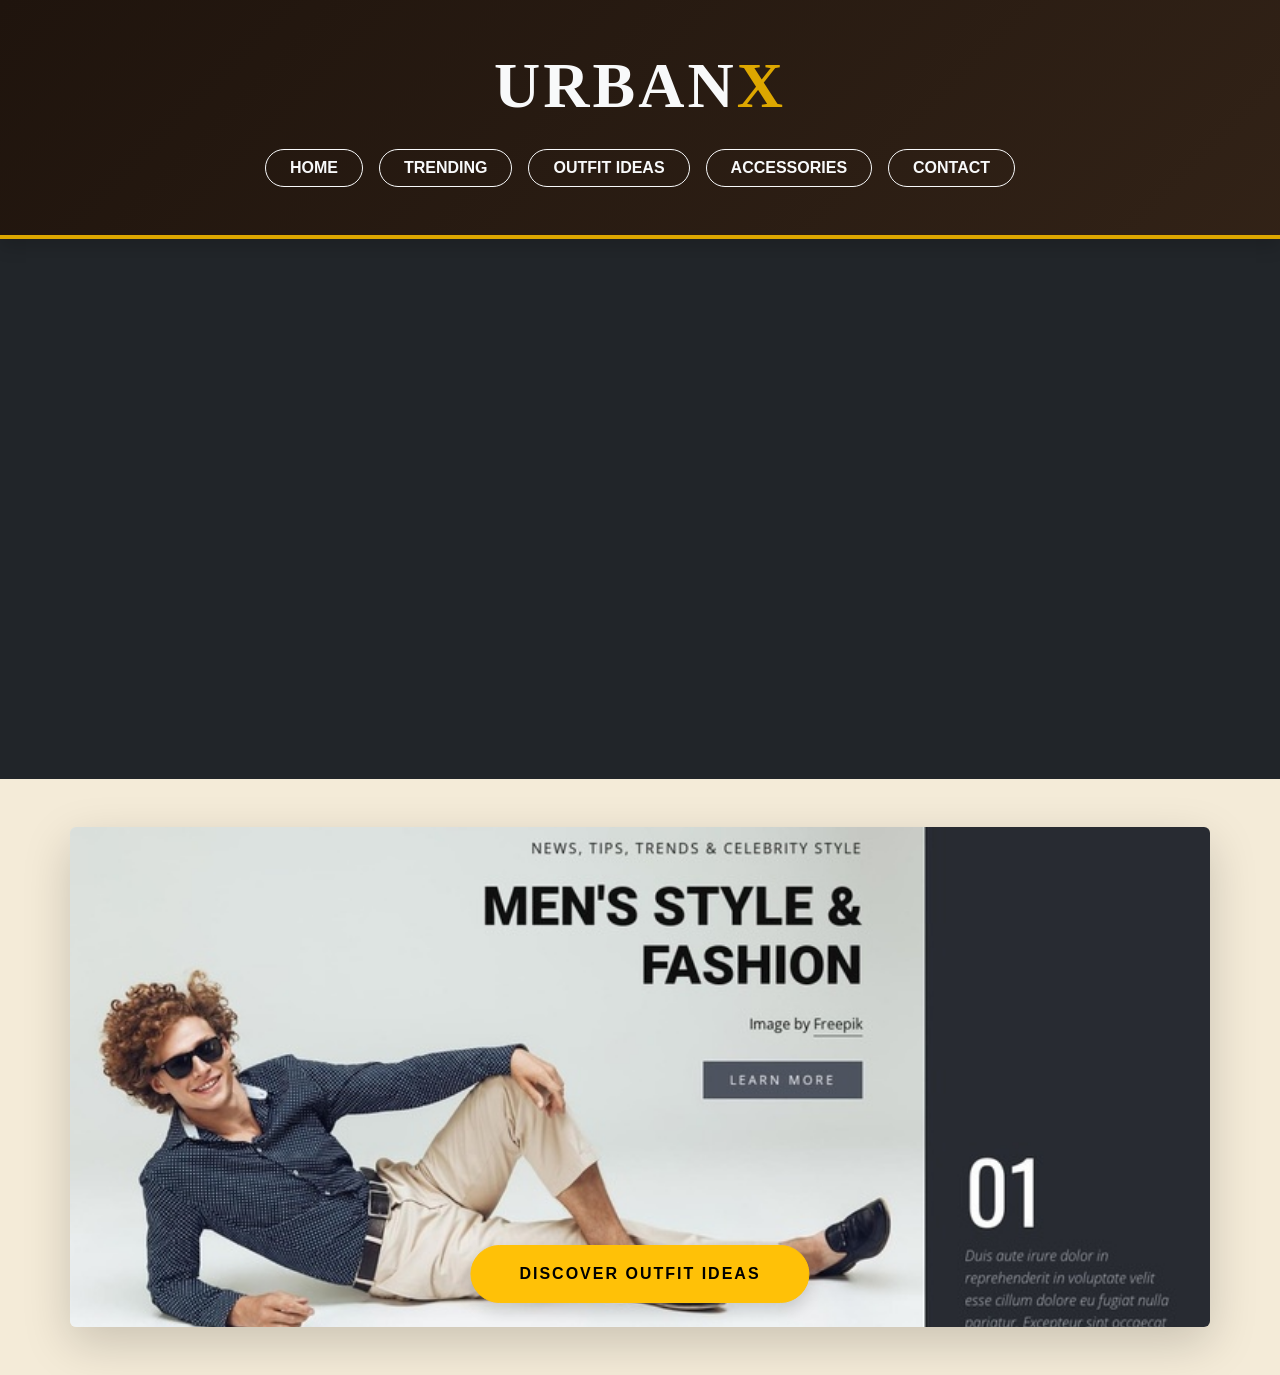
<file: index.html>
<!DOCTYPE html>
<html lang="en">
<head>
    <meta charset="UTF-8">
    <meta name="viewport" content="width=device-width, initial-scale=1.0">   
    <title>UrbanX Fashion Trends</title>   
    
     
    
    <!-- Bootstrap 5 CSS -->
    <link href="https://cdn.jsdelivr.net/npm/bootstrap@5.3.3/dist/css/bootstrap.min.css" rel="stylesheet">

    <style>
        body {
            background-color: #F4EBD8;
            font-family: 'Helvetica Neue', Arial, sans-serif;
            overflow-x: hidden;
        }

        h1, h2, h3, h4 {
            font-family: 'Didot', 'Bodoni MT', 'Times New Roman', serif;
        }

        /* Custom Header Animations */
        .animated-bg {
            background: linear-gradient(-45deg, #2C1E16, #4A3525, #38271A, #1F140D);
            background-size: 400% 400%;
            animation: silkMove 5s ease infinite;
            border-bottom: 4px solid #DDA700;
        }

        @keyframes silkMove {
            0% { background-position: 0% 50%; }
            50% { background-position: 100% 50%; }
            100% { background-position: 0% 50%; }
        }

        .brand-x {
            color: #DDA700; 
            display: inline-block;
            animation: pulseGlow 3s infinite alternate; 
        }

        @keyframes pulseGlow {
            0% { text-shadow: 0 0 10px rgba(221, 167, 0, 0.4); transform: scale(1); }
            100% { text-shadow: 0 0 18px rgba(221, 167, 0, 0.8), 0 0 25px rgba(221, 167, 0, 0.5); transform: scale(2); }
        }
    </style>
</head>
<body>

    <!-- HEADER -->
    <header class="py-5 position-relative shadow animated-bg text-center">
        <h1 class="display-3 fw-bold text-uppercase mb-2 text-light" style="letter-spacing: 3px;">
            Urban<span class="brand-x">X</span>
        </h1>
        
       

        <!-- Navigation -->
        <nav class="d-flex justify-content-center flex-wrap gap-3 mt-4">
            <a href="index.html" class="btn btn-outline-light rounded-pill px-4 fw-bold text-uppercase">Home</a>
            <a href="trending.html" class="btn btn-outline-light rounded-pill px-4 fw-bold text-uppercase">Trending</a>
            <a href="outfit1.html" class="btn btn-outline-light rounded-pill px-4 fw-bold text-uppercase">Outfit Ideas</a>
            <a href="accessories.html" class="btn btn-outline-light rounded-pill px-4 fw-bold text-uppercase">Accessories</a>
            <a href="contacts.html" class="btn btn-outline-light rounded-pill px-4 fw-bold text-uppercase">Contact</a>
        </nav>
    </header>

 
    <section id="home" class="container-fluid p-0 bg-dark" style="height: 60vh;">
        <video autoplay muted loop class="w-100 h-100 object-fit-cover d-block">
            <source src="home.mp4" type="video/mp4">
        </video>
    </section>

 
    <section id="trending-banner" class="container my-5 position-relative shadow-lg rounded p-0 overflow-hidden">
        <img src="ban.jpeg" alt="Men's Style and Fashion" class="w-100 object-fit-cover" style="max-height: 500px;">
        <a href="outfit1.html" class="btn btn-warning rounded-pill px-5 py-3 fw-bold text-uppercase position-absolute bottom-0 start-50 translate-middle-x mb-4 shadow" style="letter-spacing: 2px;">Discover Outfit Ideas</a>
    </section>

 
    <script src="https://cdn.jsdelivr.net/npm/bootstrap@5.3.3/dist/js/bootstrap.bundle.min.js"></script>

</body>
</html>
</file>
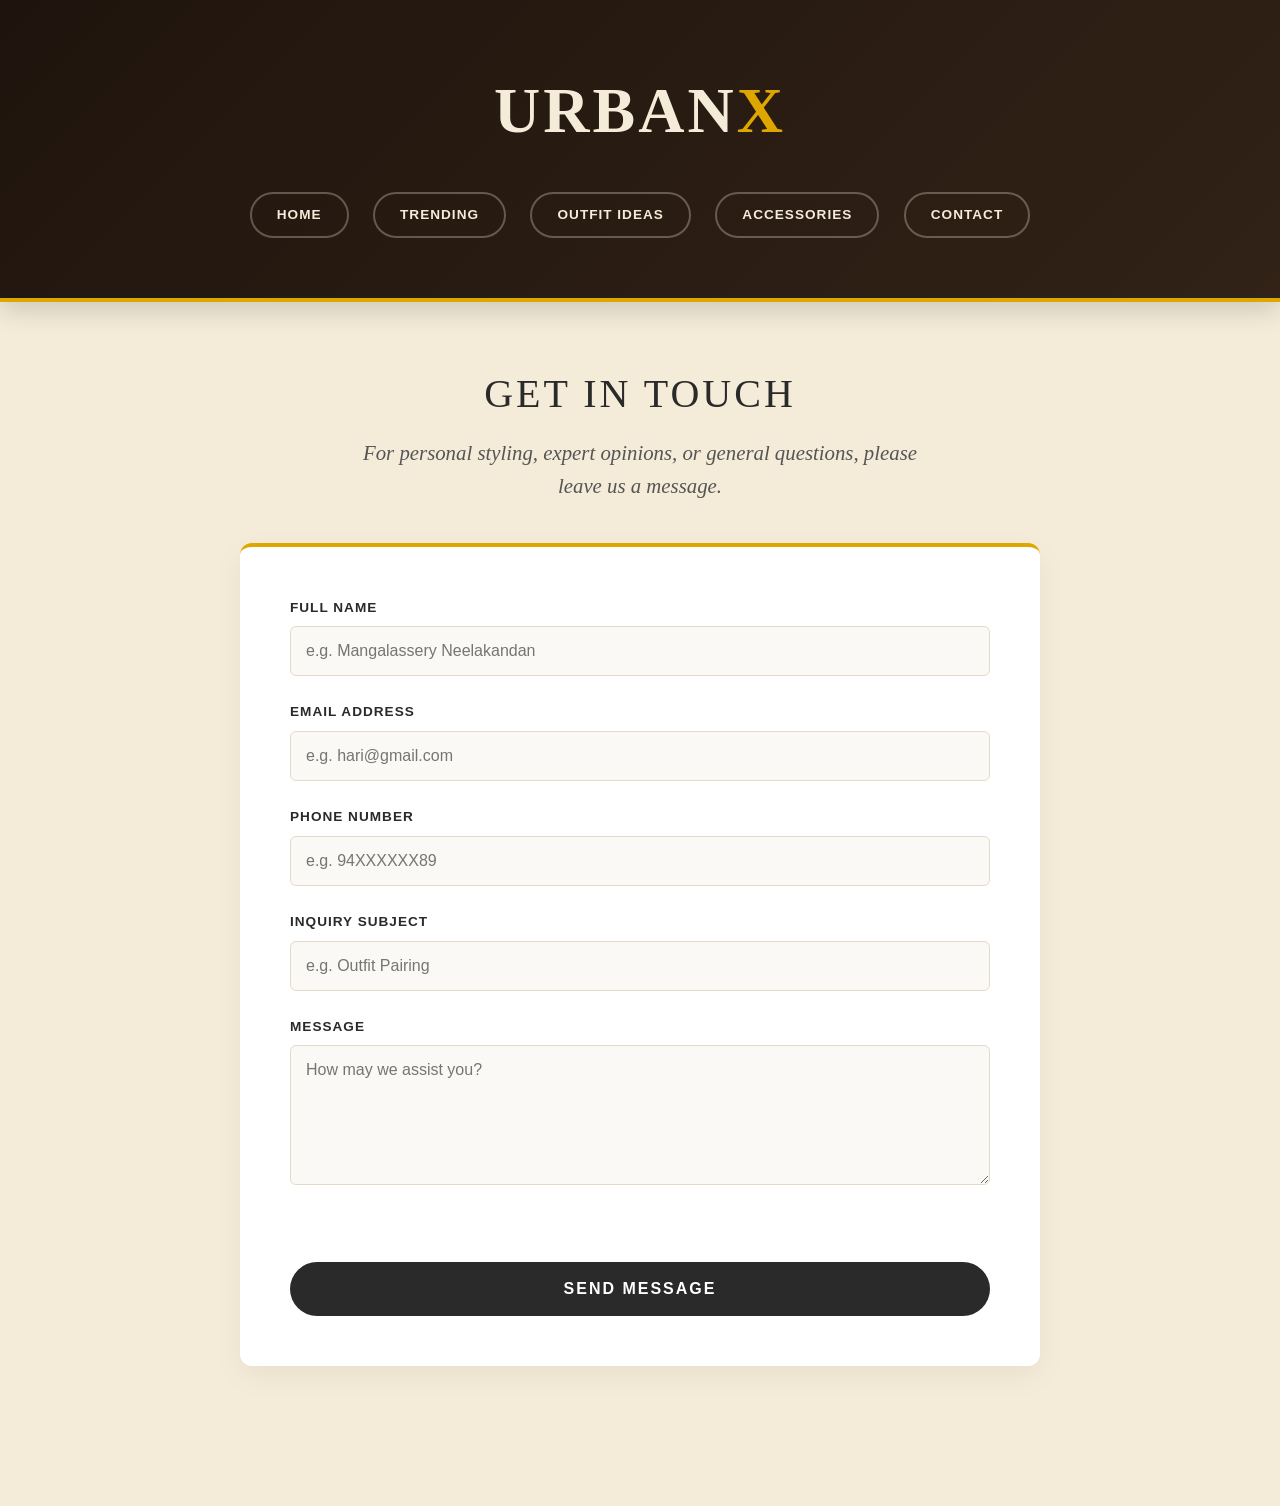
<file: contacts.html>
<!DOCTYPE html>
<html lang="en">
<head>
  <meta charset="UTF-8">
  <meta name="viewport" content="width=device-width, initial-scale=1.0">
  <title>UrbanX - Contact</title>
  <link rel="stylesheet" href="contactstyle.css">
</head>
<body>
    <div class="bg-3d-wrapper">
        <div class="shape-3d shape-1"></div>
        <div class="shape-3d shape-2"></div>
        <div class="shape-3d shape-3"></div>
        <div class="shape-3d shape-4"></div>
        <div class="shape-3d shape-5"></div>
        <div class="shape-3d shape-6"></div>
    </div>
<header>
  <h1 class="logo">Urban<span class="brand-x">X</span></h1>
  <nav>
    <a href="index.html">Home</a>
    <a href="trending.html">Trending</a>
    <a href="outfit1.html">Outfit Ideas</a>
    <a href="accessories.html">Accessories</a>
    <a href="contacts.html">Contact</a>
  </nav>
</header>

<main>
  <section class="contact-header">
    <h2>Get in Touch</h2>
    <p class="subtitle">For personal styling, expert opinions, or general questions, please leave us a message.</p>
  </section>

  <section class="contact-form-section">
    <div class="form-container">
      <form id="contactForm" onsubmit="return validateForm(event)">
        
        <div class="input-group">
          <label for="fullName">Full Name</label>
          <input type="text" id="fullName" placeholder="e.g. Mangalassery Neelakandan">
        </div>

        <div class="input-group">
          <label for="email">Email Address</label>
          <input type="text" id="email" placeholder="e.g. hari@gmail.com">
        </div>

        <div class="input-group">
          <label for="phone">Phone Number</label>
          <input type="text" id="phone" placeholder="e.g. 94XXXXXX89">
        </div>

        <div class="input-group">
          <label for="subject">Inquiry Subject</label>
          <input type="text" id="subject" placeholder="e.g. Outfit Pairing">
        </div>

        <div class="input-group">
          <label for="message">Message</label>
          <textarea id="message" rows="6" placeholder="How may we assist you?"></textarea>
        </div>

        <p id="formFeedback" class="feedback-msg"></p>

        <button type="submit" class="submit-btn">Send Message</button>
      </form>
    </div>
  </section>
</main>

<script>
  function validateForm(event) {
    event.preventDefault();

    const name = document.getElementById('fullName').value.trim();
    const email = document.getElementById('email').value.trim();
    const phone = document.getElementById('phone').value.trim();
    const subject = document.getElementById('subject').value.trim();
    const message = document.getElementById('message').value.trim();
    const feedback = document.getElementById('formFeedback');

    if (name === "" || email === "" || phone === "" || subject === "" || message === "") {
      feedback.style.color = "#d9534f";
      feedback.innerText = "Please fill in all required fields.";
      return false;
    }

    if (!email.includes("@") || !email.includes(".")) {
      feedback.style.color = "#d9534f"; 
      feedback.innerText = "Please enter a valid email address.";
      return false;
    }

    if (isNaN(phone)) {
      feedback.style.color = "#d9534f"; 
      feedback.innerText = "Please enter a valid numeric phone number.";
      return false;
    }

    feedback.style.color = "#A67000";
    feedback.innerText = "Thank you, " + name + ". Your message has been sent elegantly.";

    setTimeout(() => {
      document.getElementById('contactForm').reset();
      feedback.innerText = "";
    }, 3000);

    return true;
  }
</script>

</body>
</html>
</file>
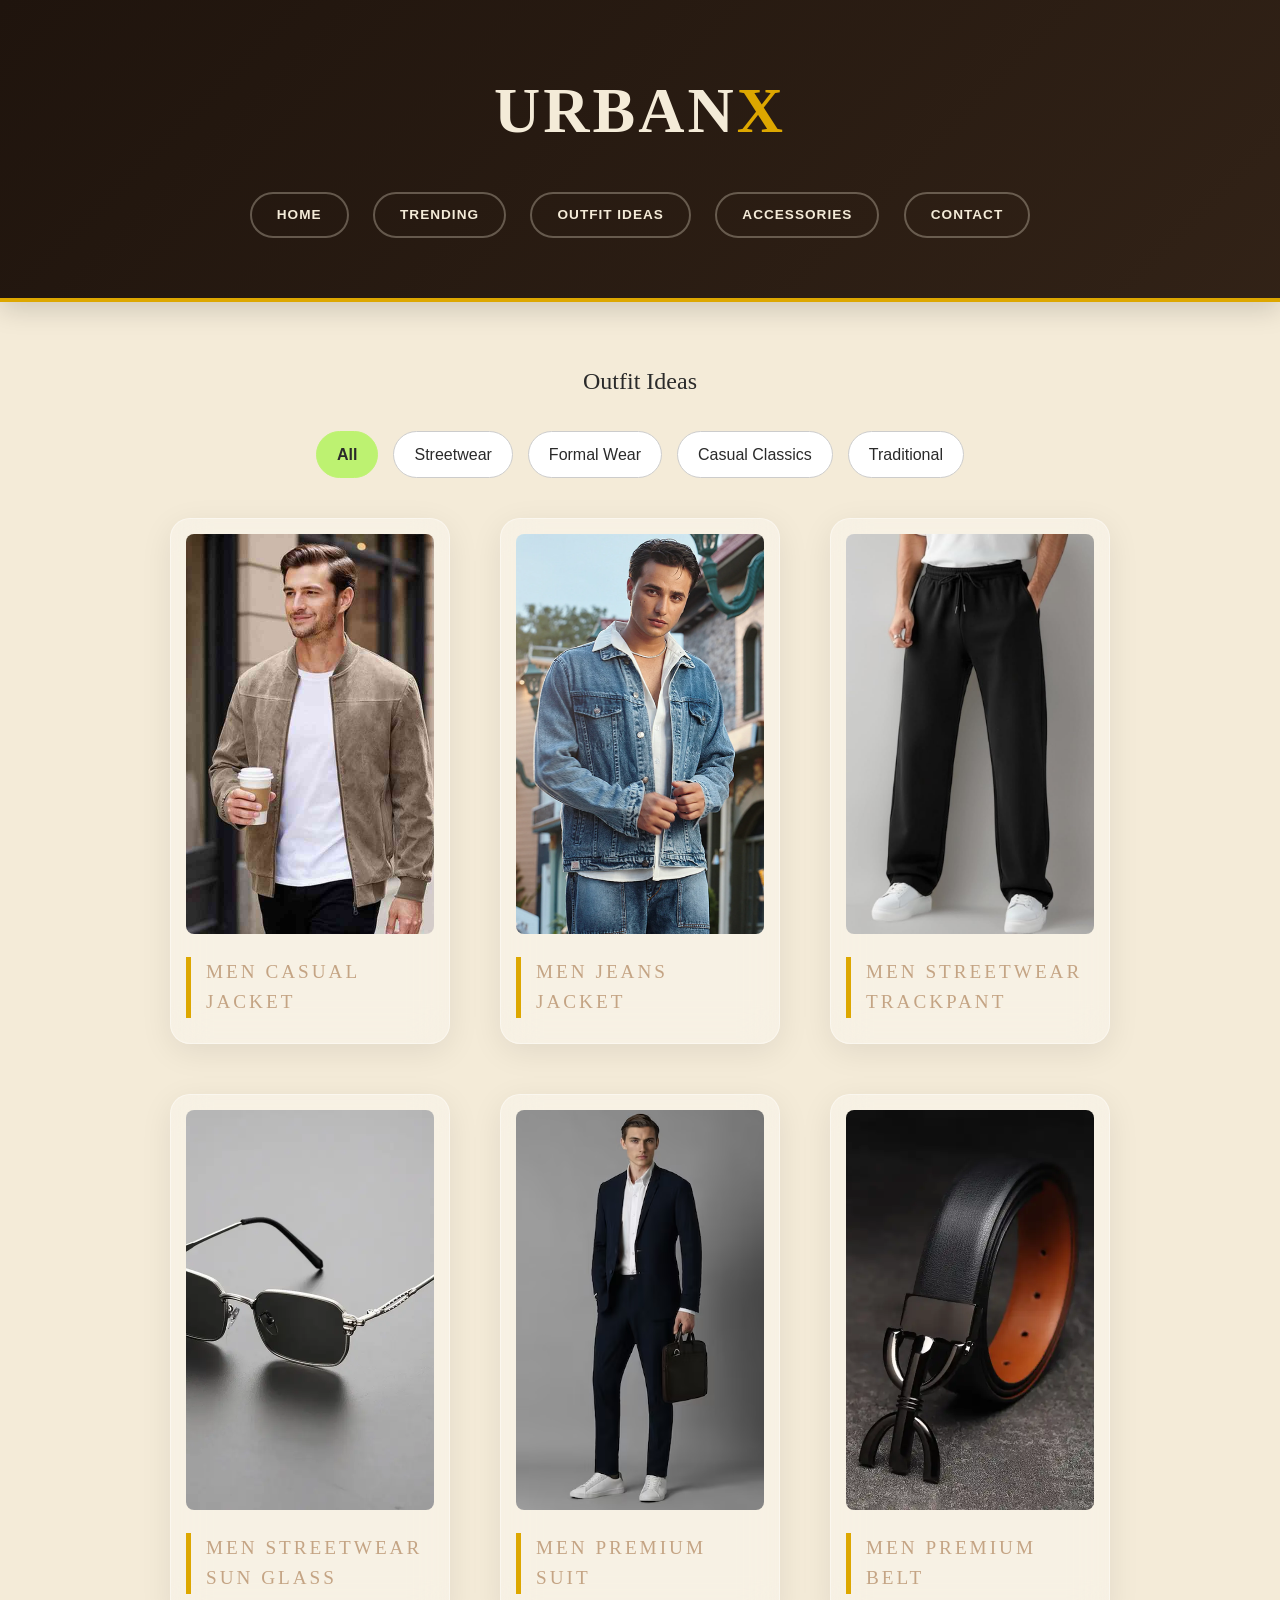
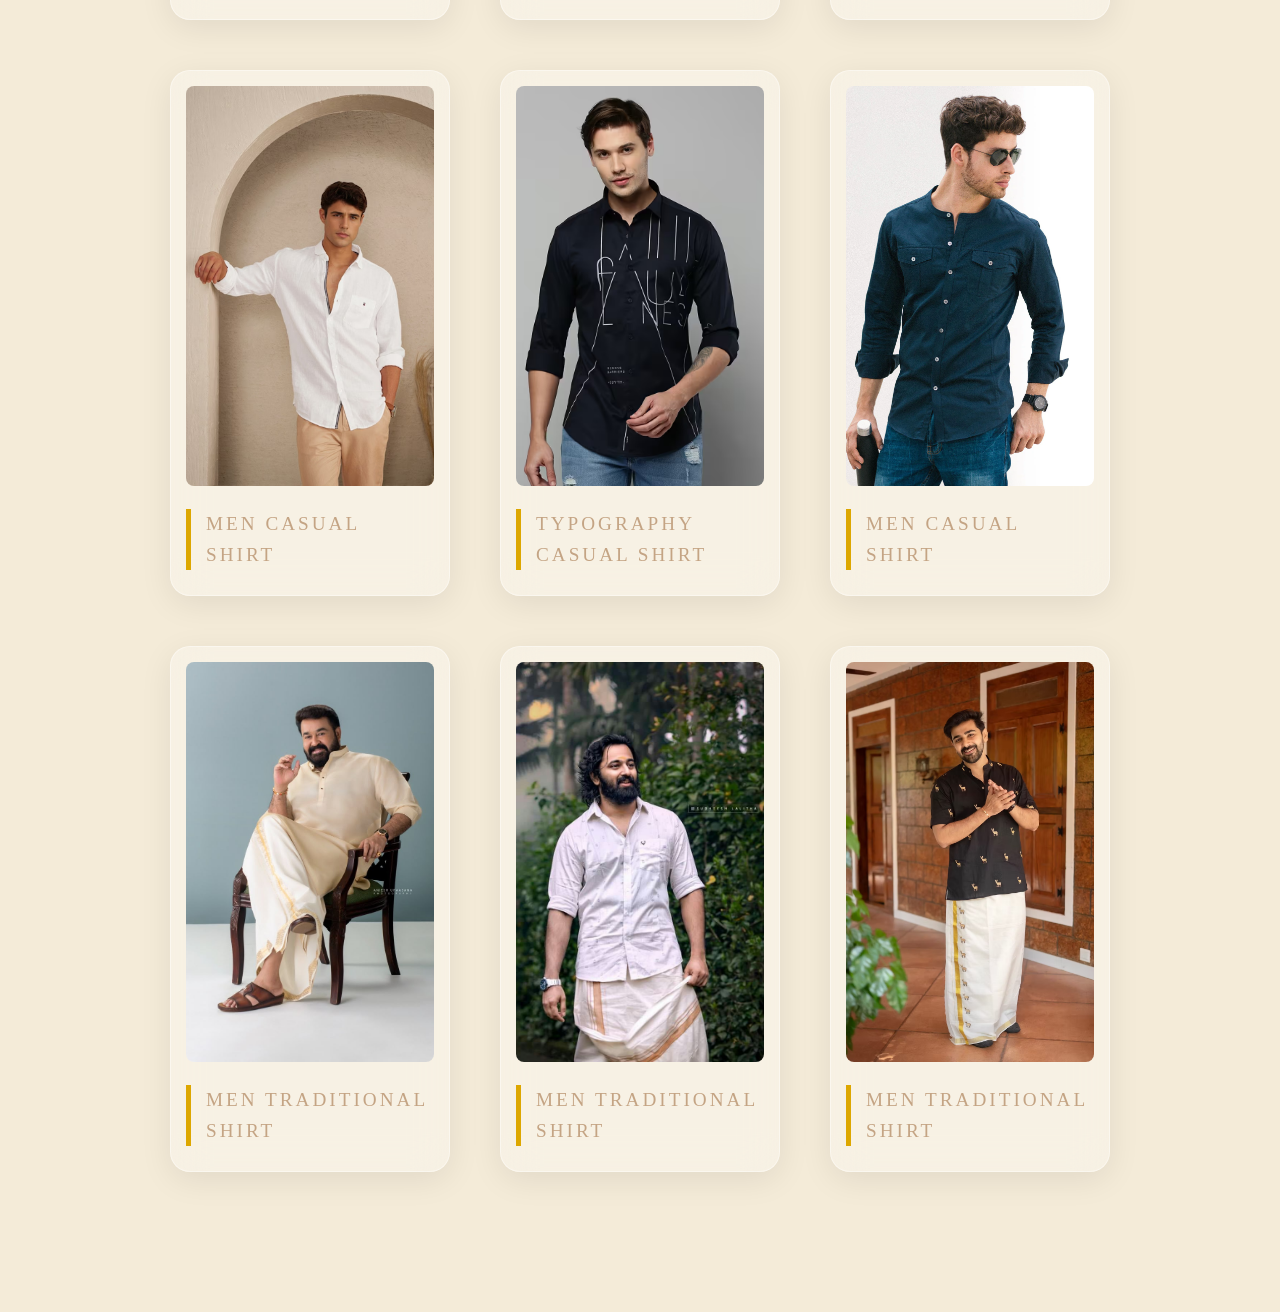
<file: outfit1.html>
<!DOCTYPE html>
<html lang="en">
<head>
    <meta charset="UTF-8">
    <meta name="viewport" content="width=device-width, initial-scale=1.0">   
    <title>UrbanX Fashion Trends</title>   
     
    <style>
        :root {
            --bg-color: #F4EBD8;
            --text-color: #2a2a2a;
            --accent-color: #c4a484;
            --border-color: #e5dac7;
            --card-bg: #ffffff;
            --brand-yellow: #DDA700;
        }  

        * { margin: 0; padding: 0; box-sizing: border-box; }
        
        body {
            background-color: var(--bg-color);
            color: var(--text-color);
            font-family: 'Helvetica Neue', Arial, sans-serif;
            margin: 0;
            padding: 0;
            line-height: 1.6;
            overflow-x: hidden;  
        }
        
        .bg-3d-wrapper {
            position: fixed;
            top: 0;
            left: 0;
            width: 100vw;
            height: 100vh;
            z-index: -5;  
            overflow: hidden;
            background-color: var(--bg-color);
            perspective: 1000px;   
        }

        .shape-3d {
            position: absolute;
            background: linear-gradient(135deg, rgba(255, 255, 255, 0.4), rgba(196, 164, 132, 0.2));
            backdrop-filter: blur(8px);
            -webkit-backdrop-filter: blur(8px);
            border: 1px solid rgba(255, 255, 255, 0.6);
            /* Soft 3D Neumorphic Shadows matching your theme */
            box-shadow: 20px 20px 40px rgba(196, 164, 132, 0.4),
                       -20px -20px 40px rgba(255, 255, 255, 0.9);
            transform-style: preserve-3d;
            animation: float3D infinite linear;
            bottom: -300px;
        }

        
        .shape-1 { width: 120px; height: 120px; left: 10%; border-radius: 20px; animation-duration: 25s; }
        .shape-2 { width: 220px; height: 220px; left: 70%; border-radius: 50%; animation-duration: 35s; animation-delay: -5s; }
        .shape-3 { width: 80px; height: 80px; left: 40%; border-radius: 15px; animation-duration: 20s; animation-delay: -10s; }
        .shape-4 { width: 160px; height: 160px; left: 85%; border-radius: 30px; animation-duration: 30s; animation-delay: -15s; }
        .shape-5 { width: 250px; height: 250px; left: 15%; border-radius: 30% 70% 70% 30% / 30% 30% 70% 70%; animation-duration: 40s; animation-delay: -2s; }
        .shape-6 { width: 100px; height: 100px; left: 55%; border-radius: 50%; animation-duration: 28s; animation-delay: -8s; }

        @keyframes float3D {
            0% {
                transform: translateY(0) translateZ(-150px) rotateX(0deg) rotateY(0deg) rotateZ(0deg);
                opacity: 0;
            }
            10% { opacity: 1; }
            90% { opacity: 1; }
            100% {
                /* Moves up while rotating in 3D space */
                transform: translateY(-130vh) translateZ(250px) rotateX(360deg) rotateY(180deg) rotateZ(180deg);
                opacity: 0;
            }
        }
        /* ----------------------------------- */

        h1, h2, h3, h4 {
            font-family: 'Didot', 'Bodoni MT', 'Times New Roman', serif;
            font-weight: normal;
            margin: 0;
        }

        header {
            padding: 60px 20px;
            text-align: center;
            background: linear-gradient(-45deg, #2C1E16, #4A3525, #38271A, #1F140D);
            background-size: 400% 400%;
            animation: silkMove 12s ease infinite;
            box-shadow: 0 8px 25px rgba(0,0,0,0.15);
            border-bottom: 4px solid var(--brand-yellow); 
        }

        h1 {
            font-size: 40px;
            letter-spacing: 2px;
            margin-bottom: 1px;
            text-transform: uppercase;
        }
        @keyframes silkMove {
            0% { background-position: 0% 50%; }
            50% { background-position: 100% 50%; }
            100% { background-position: 0% 50%; }
        }
        @keyframes pulseGlow {
            0% {
                text-shadow: 0 0 5px var(--brand-yellow), 0 0 10px var(--brand-yellow);
                transform: scale(1);
            }
            100% {
                text-shadow: 0 0 20px var(--brand-yellow), 0 0 30px var(--brand-yellow), 0 0 40px #ffffff;
                transform: scale(2);
            }
        }

        .logo {
            font-size: 4em;
            letter-spacing: 3px;
            margin-bottom: 30px;
            text-transform: uppercase;
            font-weight: bold;
            color: #F4EBD8;
        }

        .brand-x {
            color: var(--brand-yellow); 
            display: inline-block;
            animation: pulseGlow 1.5s infinite alternate; 
        }
         

        @keyframes pulseGlow {0% {
        text-shadow: 0 0 10px rgba(221, 167, 0, 0.4);
        transform: scale(1);}
        100% {
        text-shadow: 0 0 18px rgba(221, 167, 0, 0.8), 0 0 25px rgba(221, 167, 0, 0.5);
        transform: scale(2); 
        }
}
         
        nav {
            margin-top: 20px;
        }

        nav a {
            color: #F4EBD8;
            text-decoration: none;
            margin: 0 10px;
            padding: 10px 25px; 
            border: 2px solid rgba(244, 235, 216, 0.3); 
            border-radius: 50px; 
            font-weight: bold;
            text-transform: uppercase;
            font-size: 0.85em;
            letter-spacing: 1px;
            transition: all 0.4s ease; 
            display: inline-block;
        }

        nav a:hover {
            background-color: var(--brand-yellow); 
            color: #ffffff; 
            border-color: var(--brand-yellow);
            transform: translateY(-5px); 
            box-shadow: 0 8px 20px rgba(221, 167, 0, 0.5); 
        }

        main {
            padding: 60px 20px;
            max-width: 1200px;
            margin: 0 auto;
        }

        #hero {
            text-align: center;
            margin-bottom: 90px;
            padding: 80px 40px; 
            background-image: linear-gradient(rgba(0, 0, 0, 0.65), rgba(0, 0, 0, 0.75)), url('/Users/harinandansunil/Downloads/360_F_632272717_lCUsZZ6lzLuc8Rcc0wovABGLRENje66d.jpg');
            background-size: cover;
            background-position: center;
            border-radius: 12px;
            box-shadow: 0 15px 30px rgba(0,0,0,0.2);
            border-top: 4px solid var(--brand-yellow); 
            border-bottom: 4px solid var(--brand-yellow);
            max-width: 900px;
            margin: 0 auto 90px auto;
        }

        #hero h2 {
            text-transform: uppercase;
            letter-spacing: 3px;
            font-size: 2.5em;
            margin-bottom: 25px;
            color: #ffffff; 
            text-shadow: 0 4px 10px rgba(0,0,0,0.5);
        }

        #hero p {
            font-family: 'Didot', 'Bodoni MT', 'Times New Roman', serif;
            font-size: 1.8em;
            color: #fdfbf7; 
            font-style: italic;
            line-height: 1.6;
            max-width: 800px;
            margin: 0 auto;
            text-shadow: 0 4px 10px rgba(0,0,0,0.5);
        }

        #hero p b {
            display: block;
            margin-top: 25px;
            font-family: 'Helvetica Neue', Arial, sans-serif;
            font-size: 0.55em;
            font-weight: bold;
            text-transform: uppercase;
            letter-spacing: 4px;
            color: var(--brand-yellow); 
            font-style: normal;
        }

        section {
            margin-bottom: 80px;
            width: 100%;
        }

        h3 {
            text-transform: uppercase;
            letter-spacing: 3px;
            text-align: left;
            font-size: 1.8em;
            margin-bottom: 40px;
            color: var(--accent-color);
            border-left: 5px solid var(--brand-yellow);
            padding-left: 15px;
        }

        .grid-container {
            display: flex;
            flex-wrap: wrap;
            gap: 30px;
            justify-content: center;
        }

        .card {
            background-color: var(--card-bg);
            border: 1px solid var(--border-color);
            padding: 15px;
            width: 280px;
            text-align: center;
            transition: all 0.3s ease;
            box-shadow: 0 6px 15px rgba(0,0,0,0.05);
            border-radius: 10px;
        }

        .card:hover {
            transform: translateY(-10px);
            box-shadow: 0 15px 35px rgba(0,0,0,0.1);
            border-color: var(--brand-yellow);
        }

        .outfit-img {
            width: 100%;
            height: 380px;
            object-fit: cover;
            display: block;
            margin-bottom: 20px;
            border-radius: 6px;
        }

        h4 {
            font-size: 1.2em;
            margin: 10px 0 5px 0;
            letter-spacing: 1px;
            color: var(--text-color);
        }
 
        input[type="radio"][name="clothing-filter"] {
            display: none;
        }

        .filter-menu {
            display: flex;
            justify-content: center;
            gap: 15px;
            margin-bottom: 40px;
            flex-wrap: wrap;
        }

        .filter-btn {
            padding: 10px 20px;
            border-radius: 30px;
            border: 1px solid #ccc;
            background: white;
            cursor: pointer;
            transition: all 0.3s ease;
            font-family: inherit;
        }
        .filter-btn:hover {
            background-color: #bdf271;
            border-color: #bdf271;
            color: #2a2a2a;
            transform: translateY(-4px) scale(1.05);
            box-shadow: 0 6px 15px rgba(189, 242, 113, 0.5);
        }

            #filter-all:checked ~ .filter-menu label[for="filter-all"],
            #filter-streetwear:checked ~ .filter-menu label[for="filter-streetwear"],
            #filter-formal:checked ~ .filter-menu label[for="filter-formal"],
            #filter-casual:checked ~ .filter-menu label[for="filter-casual"]
            #filter-traditional:checked ~ .filter-menu label[for="filter-traditional"] 
        {
            background-color: #bdf271;
            border-color: #bdf271;
            font-weight: bold;
        }

        .product-grid {
            display: flex;
            flex-wrap: wrap;
            gap: 50px;
            justify-content: center;
            position: relative; /* Keeps grid above 3D background */
            z-index: 1;
        }

        .product-card {
            width: 280px;
            padding: 15px;
            border-radius: 20px;
            background: rgba(255,255,255,0.3); /* Slightly increased opacity for contrast against 3D shapes */
            backdrop-filter: blur(18px);
            -webkit-backdrop-filter: blur(18px);
            border: 1px solid rgba(255,255,255,0.4);
            box-shadow: 0 8px 32px rgba(0,0,0,0.08);
            text-align: center;
            transition: all 0.5s ease;
            overflow: hidden;
        }

        .product-card:hover {
            transform: translateY(-24px) scale(1.03);
            box-shadow: 0 15px 35px rgba(0,0,0,0.15);
            border-color: rgba(21, 197, 80, 0.473);
        }
        
        .product-card img {
            width: 100%;
            height: 400px;
            object-fit: cover;
            border-radius: 8px;
            margin-bottom: 15px;
        }

        .product-card h3 {
            font-size: 1.2em;
            margin-bottom: 10px;
        }

        @keyframes silkMove {
            0% { background-position: 0% 50%; }
            50% { background-position: 100% 50%; }
            100% { background-position: 0% 50%; }
        }

        
        #filter-streetwear:checked ~ .product-grid .product-card:not(.streetwear) { display: none; }
        #filter-formal:checked ~ .product-grid .product-card:not(.formal) { display: none; }
        #filter-traditional:checked ~ .product-grid .product-card:not(.traditional) { display: none; }
         #filter-casual:checked ~ .product-grid .product-card:not(.casual) { display: none; }

        
        #home {
            position: relative;
            height: 100vh;
        }
        
        .content {
            position: fixed;
            bottom: 0;
            background: rgba(0, 0, 0, 0.5);
            color: #f1f1f1;
            width: 100%;
            padding: 20px;
        }

        #myBtn {
            width: 200px;
            font-size: 18px;
            padding: 10px;
            border: none;
            background: #000;
            color: #fff;
            cursor: pointer;
        }

        #myBtn:hover {
            background: #ddd;
            color: black;
        }
    </style>
</head>
<body>

     
    <div class="bg-3d-wrapper">
        <div class="shape-3d shape-1"></div>
        <div class="shape-3d shape-2"></div>
        <div class="shape-3d shape-3"></div>
        <div class="shape-3d shape-4"></div>
        <div class="shape-3d shape-5"></div>
        <div class="shape-3d shape-6"></div>
    </div>

    <header>
        <h1 class="logo">Urban<span class="brand-x">X</span></h1>

        
        <div class="social-container">
            <a href="#" class="social-icon" aria-label="Instagram"><i class="fab fa-instagram"></i></a>
            <a href="#" class="social-icon" aria-label="Facebook"><i class="fab fa-facebook-f"></i></a>
        </div> 

        <nav>
           <a href="index.html">Home</a>
    <a href="trending.html">Trending</a>
    <a href="outfit1.html">Outfit Ideas</a>
    <a href="accessories.html">Accessories</a>
    <a href="contacts.html">Contact</a>
        </nav>
    </header>
   
    <main id="outfit">
        <section id="outfit-section">
            <h2 style="text-align: center; margin-bottom: 30px;"> Outfit Ideas </h2>

            <input type="radio" id="filter-all" name="clothing-filter" checked>
            <input type="radio" id="filter-streetwear" name="clothing-filter">
            <input type="radio" id="filter-formal" name="clothing-filter">
            <input type="radio" id="filter-casual" name="clothing-filter">
            <input type="radio" id="filter-traditional" name="clothing-filter">

            <div class="filter-menu">
                <label for="filter-all" class="filter-btn">All</label>
                <label for="filter-streetwear" class="filter-btn">Streetwear</label>
                <label for="filter-formal" class="filter-btn">Formal Wear</label>
                <label for="filter-casual" class="filter-btn">Casual Classics</label>
                <label for="filter-traditional" class="filter-btn">Traditional</label>
            </div>

            <div class="product-grid">
                
                <div class="product-card streetwear">
                    <a href="https://www.myntra.com/sweatshirts/mast+&+harbour/mast--harbour-men-mock-collar-front-open-sweatshirt/37085849/buy" target="_blank"><img src="mencasualjacket.jpg" alt="Men Casual Jacket"></a>
                    <h3>Men Casual Jacket</h3>
                </div>
		 
                <div class="product-card streetwear">
                    <img src="menjeanjacket.webp" alt="Jeans Jacket">
                    <h3>Men Jeans Jacket</h3>
                </div>

                <div class="product-card streetwear">
                    <a href="https://www.amazon.in/Trackpants-Oversized-Streetwear-Comfortable-Joggers/dp/B0FVY9XTV3" target="_blank"><img src="swtp.jpg" alt="Trackpant"></a>
                    <h3>Men Streetwear Trackpant</h3>
                </div>

                <div class="product-card streetwear">
                    <img src="swg.webp" alt="Square Sun Glass">
                    <h3>Men Streetwear Sun Glass</h3>
                </div>
		 
                <div class="product-card formal">
                    <img src="menpremiumsuit.avif" alt="Formal Suit"> 
                    <h3>Men Premium Suit</h3>
                </div>

                <div class="product-card formal">
                    <a href="https://www.myntra.com/belts/winsome+deal/winsome-deal-men-push-pin-textured-for"target="_blank"><img src="fwn.webp" alt="Formal Belt"></a>
                    <h3>Men Premium Belt</h3>
                </div>

                <div class="product-card casual">
                   <img src="causalshirt.avif" alt="Casual Shirt"> 
                   <h3>Men Casual Shirt</h3>
                </div>

                <div class="product-card casual">
                    <a href="https://www.limeroad.com/blue-linen-showoff-p19662779?srsltid=AfmBOorzSj4QCchSb5upW7RJJnGc6qXMQza_5ijz7JUnwJCxHQ06SS0e" target="_blank"><img src="tcasshirt.avif" alt="Typography Casual Shirt"></a>
                    <h3>Typography Casual Shirt</h3>
                </div>
                <div class="product-card casual">
                    <a href="https://www.batchmens.com/pages/mens-style-guide-the-basics-of-matching-clothes?srsltid=AfmBOoo0tJ_Y13hXckdEdSPsZjQkb-BmXU9eXwMptNCfIGTRaaIWvuYY" target="_blank"><img src="casoutshirt.webp" alt="Casual Shirt"></a>
                    <h3> Men Casual Shirt</h3>
                </div>
                <div class="product-card traditional" onclick="playVoice()" style="cursor: pointer;">
                    <img src="tratlal.jpg" alt="Traditional"> 
                    <h3> Men Traditional Shirt</h3>
                </div>
                <div class="product-card traditional">
                    <img src="tratunii.jpg" alt="Traditional"> 
                    <h3> Men Traditional Shirt</h3>
                </div>
                <div class="product-card traditional">
                    <img src="trshirt.avif" alt="Traditional" > 
                    <h3> Men Traditional Shirt</h3>
                </div>

            </div>
        </section>
    </main>
<audio id="myVoiceFile">
         
        <source src="lal2.mp3" type="audio/mpeg">
    </audio>
    <script>
        function playVoice() {
            var audio = document.getElementById("myVoiceFile");
            audio.currentTime = 0; 
            audio.play();
        }
    </script>
</body>
</html>
</file>
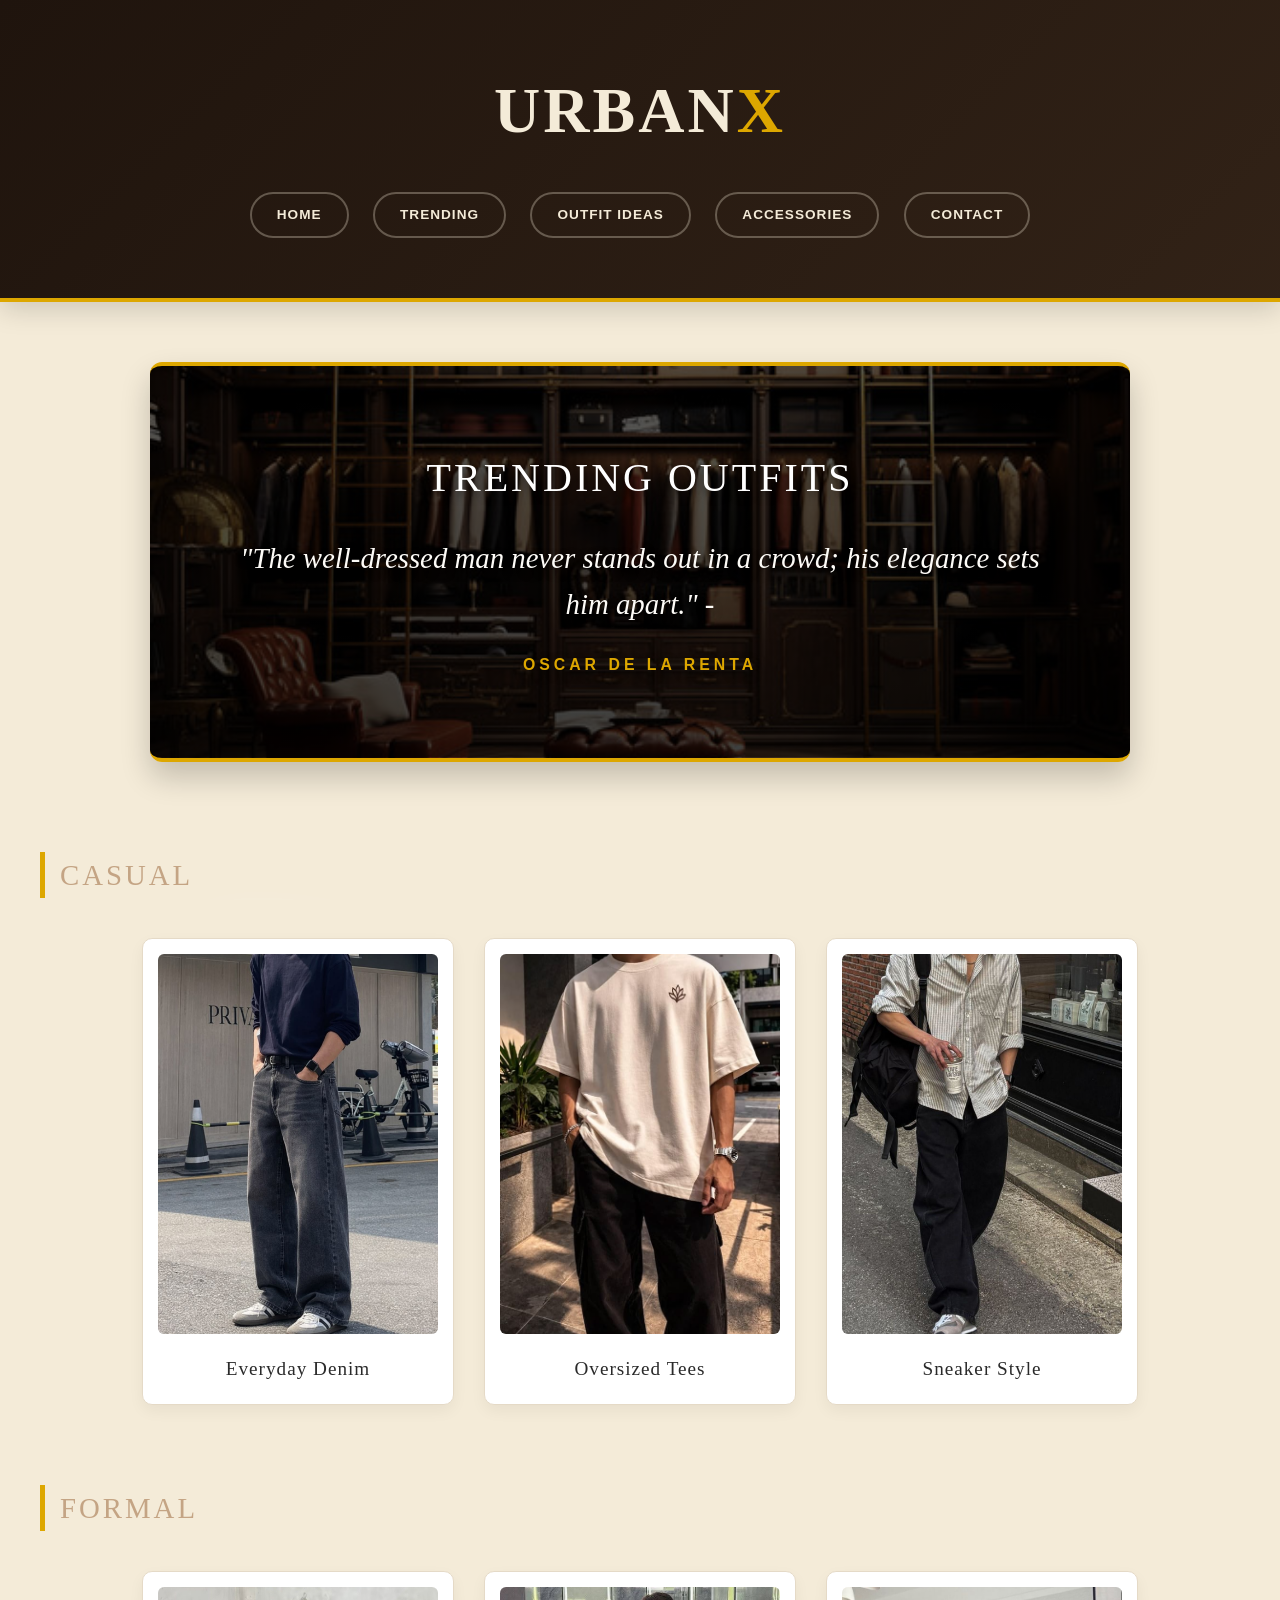
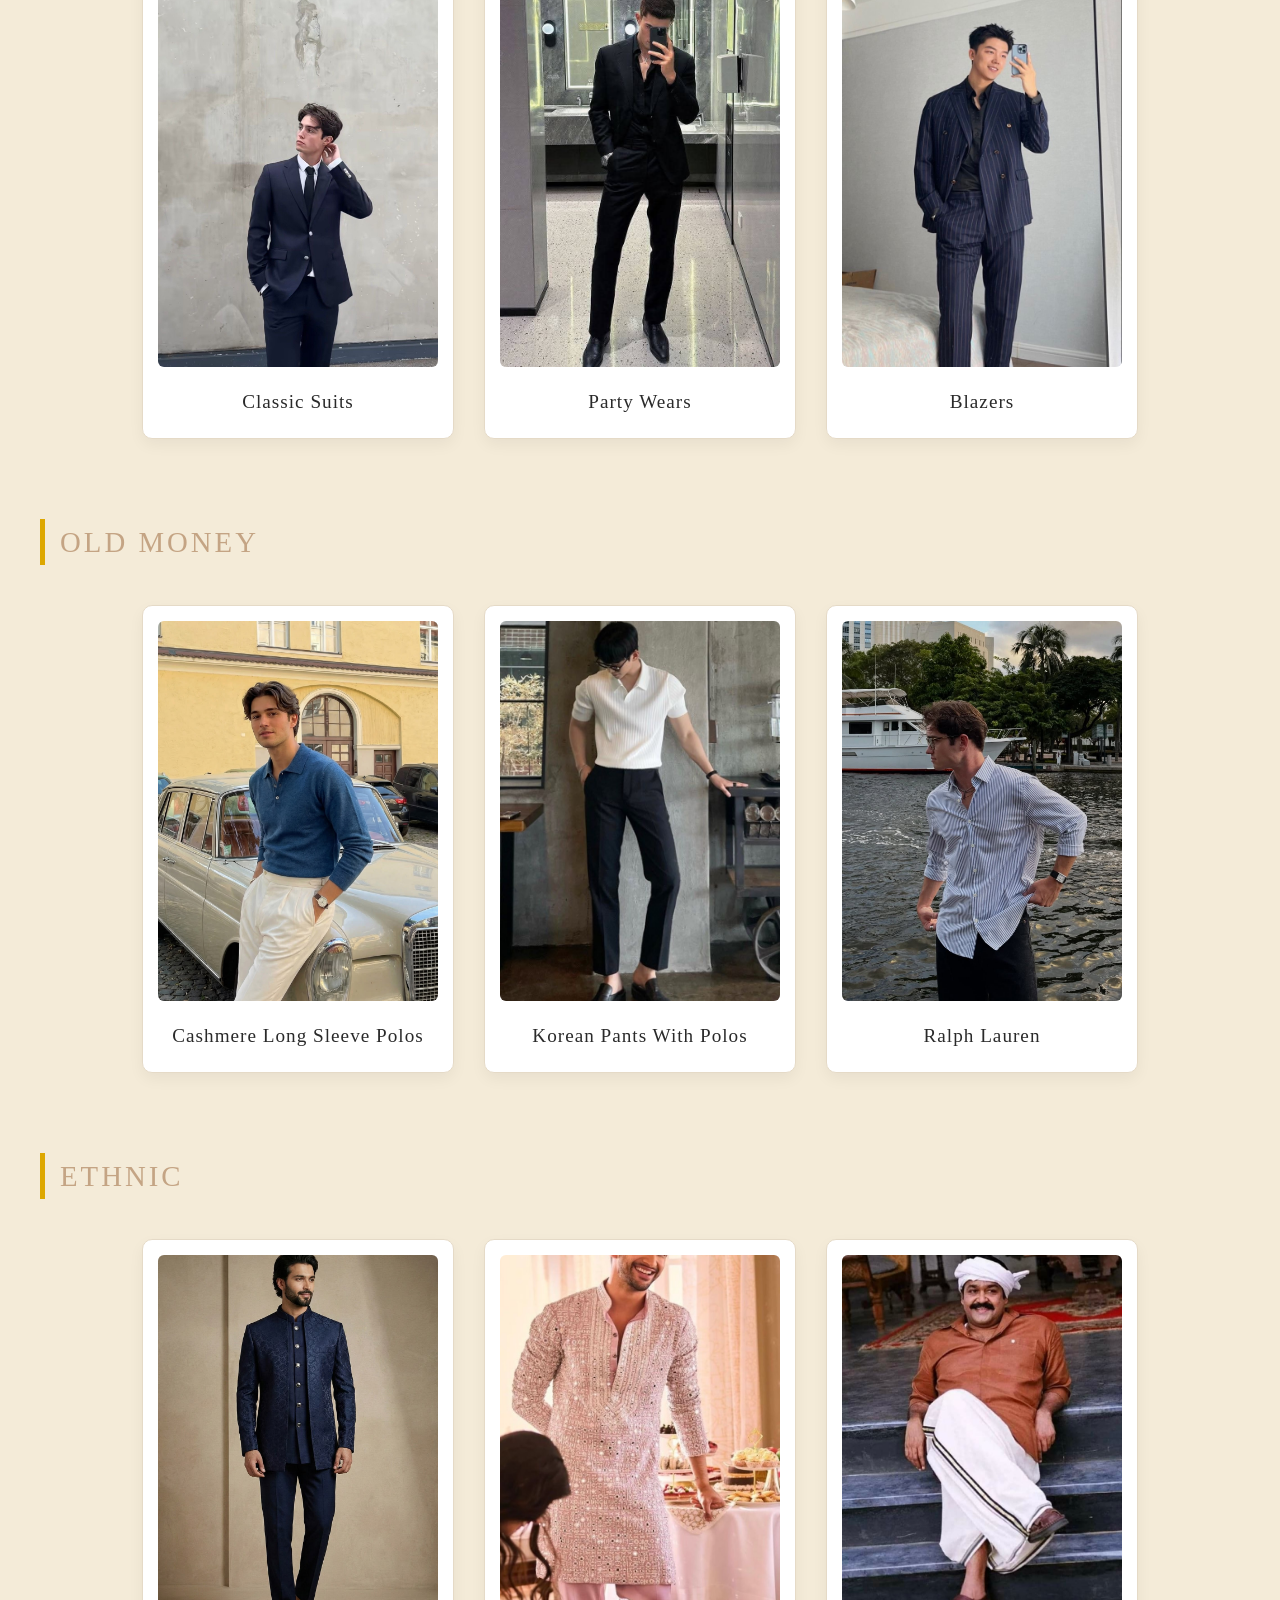
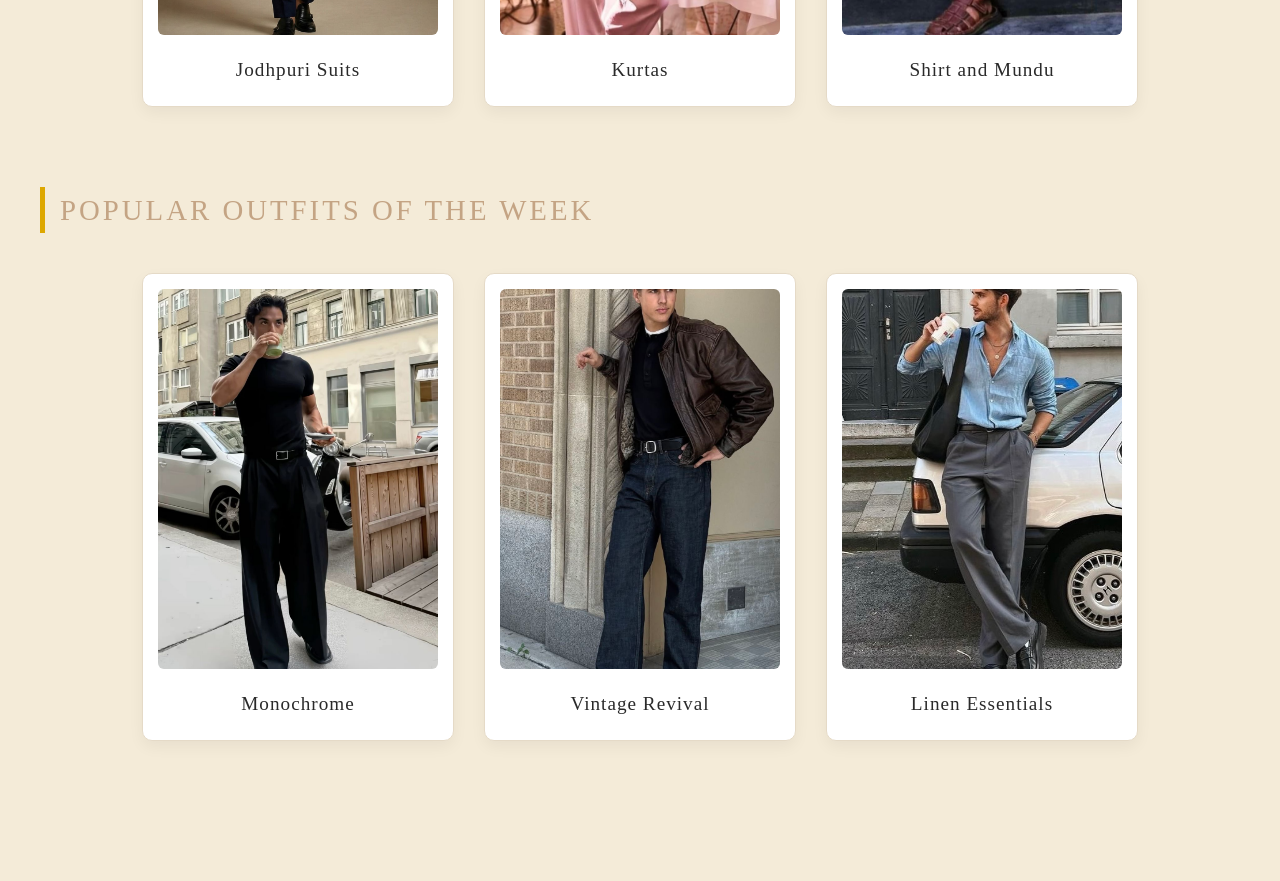
<file: trending.html>
<!DOCTYPE html>
<html lang="en">
<head>
<meta charset="UTF-8">
<meta name="viewport" content="width=device-width, initial-scale=1.0">
<title>UrbanX - Trending Outfits</title>
<link rel="stylesheet" href="stylehari.css">
</head>
<body>
<div class="bg-3d-wrapper">
        <div class="shape-3d shape-1"></div>
        <div class="shape-3d shape-2"></div>
        <div class="shape-3d shape-3"></div>
        <div class="shape-3d shape-4"></div>
        <div class="shape-3d shape-5"></div>
        <div class="shape-3d shape-6"></div>
    </div>
<header>
   <h1 class="logo">Urban<span class="brand-x">X</span></h1>

  <nav>
    <a href="index.html">Home</a>
    <a href="trending.html">Trending</a>
    <a href="outfit1.html">Outfit Ideas</a>
    <a href="accessories.html">Accessories</a>
    <a href="contacts.html">Contact</a>
  </nav>
</header>

<main>
  <section id="hero">
    <h2>Trending Outfits</h2>
    <p>"The well-dressed man never stands out in a crowd; his elegance sets him apart." - <b>Oscar de la Renta</b></p>
  </section>

  <section id="casual">
    <h3>Casual</h3>
    <div class="grid-container">
      <div class="card">
        <img src= "evrddenim.JPG" alt="Everyday Denim" class="outfit-img">
        <h4>Everyday Denim</h4>
      </div>
      <div class="card">
        <img src="ovrsz.JPG" alt="Oversized Tees" class="outfit-img">
        <h4>Oversized Tees</h4>
      </div>
      <div class="card">
        <img src="snkstyle.JPG" alt="Stripped Shirts" class="outfit-img">
        <h4>Sneaker Style</h4>
      </div>
    </div>
  </section>

  <section id="formal">
    <h3>Formal</h3>
    <div class="grid-container">
      <div class="card">
        <img src="clssut.JPG" alt="Classic Suits" class="outfit-img">
        <h4>Classic Suits</h4>
      </div>
      <div class="card">
        <img src="prtw.JPG" alt="Party Wears" class="outfit-img">
        <h4>Party Wears</h4>
      </div>
      <div class="card">
        <img src="blz.JPG" alt="Blazers" class="outfit-img">
        <h4>Blazers</h4>
      </div>
    </div>
  </section>

  <section id="party">
    <h3>OLD MONEY</h3>
    <div class="grid-container">
      <div class="card">
        <img src="polo.JPG" alt="Cashmere Long Sleeve Polo" class="outfit-img">
        <h4>Cashmere Long Sleeve Polos</h4>
      </div>
      <div class="card">
        <img src="kor.JPG" alt="Korean Pants With Polos" class="outfit-img">
        <h4>Korean Pants With Polos</h4>
      </div>
      <div class="card">
        <img src="ralf.JPG" alt="Ralph Lauren" class="outfit-img">
        <h4>Ralph Lauren</h4>
      </div>
    </div>
  </section>

  <section id="ethnic">
    <h3>Ethnic</h3>
    <div class="grid-container">
      <div class="card">
        <img src="jsuit.JPG" alt="Jodhpuri Suits" class="outfit-img">
        <h4>Jodhpuri Suits</h4>
      </div>
      <div class="card">
        <img src="kurtas.jpg" alt="Kurtas" class="outfit-img">
        <h4>Kurtas</h4>
      </div>
      <div class="card">
        <img src="lalettan.jpg" alt="Shirt & Mundu" class="outfit-img"  onclick="playVoice()" style="cursor: pointer;">
        <h4>Shirt and Mundu</h4>
      </div>
    </div>
  </section>

  <section id="popular">
    <h3>Popular Outfits Of The Week</h3>
    <div class="grid-container">
      <div class="card">
        <img src="mono.JPG" alt="Monochrome" class="outfit-img">
        <h4>Monochrome</h4>
      </div>
      <div class="card">
        <img src="vintage.JPG" alt="Vintage Revival" class="outfit-img">
        <h4>Vintage Revival</h4>
      </div>
      <div class="card">
        <img src="linen.jpg" alt="Linen Essentials" class="outfit-img">
        <h4>Linen Essentials</h4>
      </div>
    </div>
  </section>
</main>
<audio id="myVoiceFile">
        <!-- REPLACE 'your-audio-file.mp3' with your actual sound file name -->
        <source src="lal2.mp3" type="audio/mpeg">
    </audio>
    <script>
        function playVoice() {
            var audio = document.getElementById("myVoiceFile");
            audio.currentTime = 0; // Resets the audio to the beginning if clicked multiple times
            audio.play();
        }
    </script>
</body>
</html>
</file>
<file: contactstyle.css>
:root {
  --bg-color: #F4EBD8;
  --text-color: #2a2a2a;
  --accent-color: #c4a484;
  --border-color: #e5dac7;
  --card-bg: #ffffff;
  --brand-yellow: #DDA700;
}

body {
  background-color: var(--bg-color);
  color: var(--text-color);
  font-family: 'Helvetica Neue', Arial, sans-serif;
  margin: 0;
  padding: 0;
  line-height: 1.6;
}

h1, h2, h3, h4 {
  font-family: 'Didot', 'Bodoni MT', 'Times New Roman', serif;
  font-weight: normal;
  margin: 0;
}

header {
  padding: 60px 20px;
  text-align: center;
  background: linear-gradient(-45deg, #2C1E16, #4A3525, #38271A, #1F140D);
  background-size: 400% 400%;
  animation: silkMove 8s ease infinite;
  box-shadow: 0 8px 25px rgba(0,0,0,0.15);
  border-bottom: 4px solid var(--brand-yellow); 
}

@keyframes silkMove {
  0% { background-position: 0% 50%; }
  50% { background-position: 100% 50%; }
  100% { background-position: 0% 50%; }
}

.logo {
  font-size: 4em;
  letter-spacing: 3px;
  margin-bottom: 30px;
  text-transform: uppercase;
  font-weight: bold;
  color: #F4EBD8;
}

.brand-x {
  color: var(--brand-yellow); 
  display: inline-block;
  animation: pulseGlow 1.5s infinite alternate; 
}

@keyframes pulseGlow {
  0% {
    text-shadow: 0 0 10px rgba(221, 167, 0, 0.4);
    transform: scale(1);
  }
  100% {
    text-shadow: 0 0 18px rgba(221, 167, 0, 0.8), 0 0 25px rgba(221, 167, 0, 0.5);
    transform: scale(2); 
  }
}

nav {
  margin-top: 20px;
}

nav a {
  color: #F4EBD8;
  text-decoration: none;
  margin: 0 10px;
  padding: 10px 25px; 
  border: 2px solid rgba(244, 235, 216, 0.3); 
  border-radius: 50px; 
  font-weight: bold;
  text-transform: uppercase;
  font-size: 0.85em;
  letter-spacing: 1px;
  transition: all 0.4s ease; 
  display: inline-block;
}

nav a:hover {
  background-color: var(--brand-yellow); 
  color: #ffffff; 
  border-color: var(--brand-yellow);
  transform: translateY(-5px); 
  box-shadow: 0 8px 20px rgba(221, 167, 0, 0.5); 
}

main {
  padding: 60px 20px;
  max-width: 1200px;
  margin: 0 auto;
}

#hero {
  text-align: center;
  margin-bottom: 90px;
  padding: 80px 40px; 
  background-image: linear-gradient(rgba(0, 0, 0, 0.65), rgba(0, 0, 0, 0.75)), url('360_F_632272717_lCUsZZ6lzLuc8Rcc0wovABGLRENje66d.jpg');
  background-size: cover;
  background-position: center;
  border-radius: 12px;
  box-shadow: 0 15px 30px rgba(0,0,0,0.2);
  border-top: 4px solid var(--brand-yellow); 
  border-bottom: 4px solid var(--brand-yellow);
  max-width: 900px;
  margin: 0 auto 90px auto;
}

#hero h2 {
  text-transform: uppercase;
  letter-spacing: 3px;
  font-size: 2.5em;
  margin-bottom: 25px;
  color: #ffffff; 
  text-shadow: 0 4px 10px rgba(0,0,0,0.5);
}

#hero p {
  font-family: 'Didot', 'Bodoni MT', 'Times New Roman', serif;
  font-size: 1.8em;
  color: #fdfbf7; 
  font-style: italic;
  line-height: 1.6;
  max-width: 800px;
  margin: 0 auto;
  text-shadow: 0 4px 10px rgba(0,0,0,0.5);
}

#hero p b {
  display: block;
  margin-top: 25px;
  font-family: 'Helvetica Neue', Arial, sans-serif;
  font-size: 0.55em;
  font-weight: bold;
  text-transform: uppercase;
  letter-spacing: 4px;
  color: var(--brand-yellow); 
  font-style: normal;
}
 
        .bg-3d-wrapper {
            position: fixed;
            top: 0;
            left: 0;
            width: 100vw;
            height: 100vh;
            z-index: -5;  
            overflow: hidden;
            background-color: var(--bg-color);
            perspective: 1000px;  
        }

        .shape-3d {
            position: absolute;
            background: linear-gradient(135deg, rgba(255, 255, 255, 0.4), rgba(196, 164, 132, 0.2));
            backdrop-filter: blur(8px);
            -webkit-backdrop-filter: blur(8px);
            border: 1px solid rgba(255, 255, 255, 0.6);
             
            box-shadow: 20px 20px 40px rgba(196, 164, 132, 0.4),
                       -20px -20px 40px rgba(255, 255, 255, 0.9);
            transform-style: preserve-3d;
            animation: float3D infinite linear;
            bottom: -300px;
        }

         
        .shape-1 { width: 120px; height: 120px; left: 10%; border-radius: 20px; animation-duration: 25s; }
        .shape-2 { width: 220px; height: 220px; left: 70%; border-radius: 50%; animation-duration: 35s; animation-delay: -5s; }
        .shape-3 { width: 80px; height: 80px; left: 40%; border-radius: 15px; animation-duration: 20s; animation-delay: -10s; }
        .shape-4 { width: 160px; height: 160px; left: 85%; border-radius: 30px; animation-duration: 30s; animation-delay: -15s; }
        .shape-5 { width: 250px; height: 250px; left: 15%; border-radius: 30% 70% 70% 30% / 30% 30% 70% 70%; animation-duration: 40s; animation-delay: -2s; }
        .shape-6 { width: 100px; height: 100px; left: 55%; border-radius: 50%; animation-duration: 28s; animation-delay: -8s; }

        @keyframes float3D {
            0% {
                transform: translateY(0) translateZ(-150px) rotateX(0deg) rotateY(0deg) rotateZ(0deg);
                opacity: 0;
            }
            10% { opacity: 1; }
            90% { opacity: 1; }
            100% {
                /* Moves up while rotating in 3D space */
                transform: translateY(-130vh) translateZ(250px) rotateX(360deg) rotateY(180deg) rotateZ(180deg);
                opacity: 0;
            }
        }

section {
  margin-bottom: 80px;
  width: 100%;
}

h3 {
  text-transform: uppercase;
  letter-spacing: 3px;
  text-align: left;
  font-size: 1.8em;
  margin-bottom: 40px;
  color: var(--accent-color);
  border-left: 5px solid var(--brand-yellow);
  padding-left: 15px;
}

.grid-container {
  display: flex;
  flex-wrap: wrap;
  gap: 30px;
  justify-content: center;
}

.card {
  background-color: var(--card-bg);
  border: 1px solid var(--border-color);
  padding: 15px;
  width: 280px;
  text-align: center;
  transition: all 0.3s ease;
  box-shadow: 0 6px 15px rgba(0,0,0,0.05);
  border-radius: 10px;
}

.card:hover {
  transform: translateY(-10px);
  box-shadow: 0 15px 35px rgba(0,0,0,0.1);
  border-color: var(--brand-yellow);
}

.outfit-img {
  width: 100%;
  height: 380px;
  object-fit: cover;
  display: block;
  margin-bottom: 20px;
  border-radius: 6px;
}

h4 {
  font-size: 1.2em;
  margin: 10px 0 5px 0;
  letter-spacing: 1px;
  color: var(--text-color);
}

.contact-header {
  text-align: center;
  margin-bottom: 40px;
}

.contact-header h2 {
  text-transform: uppercase;
  letter-spacing: 3px;
  font-size: 2.5em;
  color: var(--text-color);
  margin-bottom: 10px;
}

.subtitle {
  font-family: 'Didot', 'Bodoni MT', 'Times New Roman', serif;
  font-size: 1.3em;
  color: #555;
  font-style: italic;
  max-width: 600px;
  margin: 0 auto;
}

.contact-form-section {
  display: flex;
  justify-content: center;
  margin-bottom: 80px;
}

.form-container {
  background-color: var(--card-bg);
  padding: 50px;
  border-radius: 12px;
  box-shadow: 0 10px 30px rgba(0,0,0,0.05);
  border-top: 4px solid var(--brand-yellow);
  width: 100%;
  max-width: 700px;
}

.input-group {
  margin-bottom: 25px;
  text-align: left;
}

.input-group label {
  display: block;
  font-weight: bold;
  margin-bottom: 8px;
  text-transform: uppercase;
  letter-spacing: 1px;
  font-size: 0.85em;
  color: var(--text-color);
}

.input-group input, 
.input-group textarea {
  width: 100%;
  padding: 15px;
  border: 1px solid var(--border-color);
  border-radius: 6px;
  font-family: 'Helvetica Neue', Arial, sans-serif;
  font-size: 1em;
  background-color: #faf9f6;
  transition: all 0.3s ease;
  box-sizing: border-box;
}

.input-group input:focus, 
.input-group textarea:focus {
  outline: none;
  border-color: var(--brand-yellow);
  box-shadow: 0 0 10px rgba(221, 167, 0, 0.2);
  background-color: #ffffff;
}

.feedback-msg {
  font-weight: bold;
  margin-bottom: 20px;
  text-align: center;
  min-height: 24px;
}

.submit-btn {
  width: 100%;
  background-color: var(--text-color);
  color: #ffffff;
  border: none;
  padding: 18px;
  font-size: 1em;
  font-weight: bold;
  text-transform: uppercase;
  letter-spacing: 2px;
  border-radius: 50px;
  cursor: pointer;
  transition: all 0.4s ease;
}

.submit-btn:hover {
  background-color: var(--brand-yellow);
  box-shadow: 0 8px 20px rgba(221, 167, 0, 0.4);
  transform: translateY(-3px);
}
</file>
<file: stylehari.css>
:root {
  --bg-color: #F4EBD8;
  --text-color: #2a2a2a;
  --accent-color: #c4a484;
  --border-color: #e5dac7;
  --card-bg: #ffffff;
  --brand-yellow: #DDA700;
}

body {
  background-color: var(--bg-color);
  color: var(--text-color);
  font-family: 'Helvetica Neue', Arial, sans-serif;
  margin: 0;
  padding: 0;
  line-height: 1.6;
}

h1, h2, h3, h4 {
  font-family: 'Didot', 'Bodoni MT', 'Times New Roman', serif;
  font-weight: normal;
  margin: 0;
}

header {
  padding: 60px 20px;
  text-align: center;
  background: linear-gradient(-45deg, #2C1E16, #4A3525, #38271A, #1F140D);
  background-size: 400% 400%;
  animation: silkMove 12s ease infinite;
  box-shadow: 0 8px 25px rgba(0,0,0,0.15);
  border-bottom: 4px solid var(--brand-yellow); 
}

@keyframes silkMove {
  0% { background-position: 0% 50%; }
  50% { background-position: 100% 50%; }
  100% { background-position: 0% 50%; }
}

.logo {
  font-size: 4em;
  letter-spacing: 3px;
  margin-bottom: 30px;
  text-transform: uppercase;
  font-weight: bold;
  color: #F4EBD8;
}

.brand-x {
  color: var(--brand-yellow); 
  display: inline-block;
  animation: pulseGlow 1.5s infinite alternate; 
}

@keyframes pulseGlow {
  0% {
    text-shadow: 0 0 10px rgba(221, 167, 0, 0.4);
    transform: scale(1);
  }
  100% {
    text-shadow: 0 0 18px rgba(221, 167, 0, 0.8), 0 0 25px rgba(221, 167, 0, 0.5);
    transform: scale(2); 
  }
}

nav {
  margin-top: 20px;
}

nav a {
  color: #F4EBD8;
  text-decoration: none;
  margin: 0 10px;
  padding: 10px 25px; 
  border: 2px solid rgba(244, 235, 216, 0.3); 
  border-radius: 50px; 
  font-weight: bold;
  text-transform: uppercase;
  font-size: 0.85em;
  letter-spacing: 1px;
  transition: all 0.4s ease; 
  display: inline-block;
}

nav a:hover {
  background-color: var(--brand-yellow); 
  color: #ffffff; 
  border-color: var(--brand-yellow);
  transform: translateY(-5px); 
  box-shadow: 0 8px 20px rgba(221, 167, 0, 0.5); 
}

main {
  padding: 60px 20px;
  max-width: 1200px;
  margin: 0 auto;
}

#hero {
  text-align: center;
  margin-bottom: 90px;
  padding: 80px 40px; 
  background-image: linear-gradient(rgba(0, 0, 0, 0.65), rgba(0, 0, 0, 0.75)), url('karik.jpg');
  background-size: cover;
  background-position: center;
  border-radius: 12px;
  box-shadow: 0 15px 30px rgba(0,0,0,0.2);
  border-top: 4px solid var(--brand-yellow); 
  border-bottom: 4px solid var(--brand-yellow);
  max-width: 900px;
  margin: 0 auto 90px auto;
}

#hero h2 {
  text-transform: uppercase;
  letter-spacing: 3px;
  font-size: 2.5em;
  margin-bottom: 25px;
  color: #ffffff; 
  text-shadow: 0 4px 10px rgba(0,0,0,0.5);
}

#hero p {
  font-family: 'Didot', 'Bodoni MT', 'Times New Roman', serif;
  font-size: 1.8em;
  color: #fdfbf7; 
  font-style: italic;
  line-height: 1.6;
  max-width: 800px;
  margin: 0 auto;
  text-shadow: 0 4px 10px rgba(0,0,0,0.5);
}

#hero p b {
  display: block;
  margin-top: 25px;
  font-family: 'Helvetica Neue', Arial, sans-serif;
  font-size: 0.55em;
  font-weight: bold;
  text-transform: uppercase;
  letter-spacing: 4px;
  color: var(--brand-yellow); 
  font-style: normal;
}
/* --- NEW 3D BACKGROUND EFFECTS --- */
        .bg-3d-wrapper {
            position: fixed;
            top: 0;
            left: 0;
            width: 100vw;
            height: 100vh;
            z-index: -5; /* Keep it behind everything */
            overflow: hidden;
            background-color: var(--bg-color);
            perspective: 1000px; /* Enables 3D depth */
        }

        .shape-3d {
            position: absolute;
            background: linear-gradient(135deg, rgba(255, 255, 255, 0.4), rgba(196, 164, 132, 0.2));
            backdrop-filter: blur(8px);
            -webkit-backdrop-filter: blur(8px);
            border: 1px solid rgba(255, 255, 255, 0.6);
            /* Soft 3D Neumorphic Shadows matching your theme */
            box-shadow: 20px 20px 40px rgba(196, 164, 132, 0.4),
                       -20px -20px 40px rgba(255, 255, 255, 0.9);
            transform-style: preserve-3d;
            animation: float3D infinite linear;
            bottom: -300px;
        }

        /* Individual shapes with varied 3D properties */
        .shape-1 { width: 120px; height: 120px; left: 10%; border-radius: 20px; animation-duration: 25s; }
        .shape-2 { width: 220px; height: 220px; left: 70%; border-radius: 50%; animation-duration: 35s; animation-delay: -5s; }
        .shape-3 { width: 80px; height: 80px; left: 40%; border-radius: 15px; animation-duration: 20s; animation-delay: -10s; }
        .shape-4 { width: 160px; height: 160px; left: 85%; border-radius: 30px; animation-duration: 30s; animation-delay: -15s; }
        .shape-5 { width: 250px; height: 250px; left: 15%; border-radius: 30% 70% 70% 30% / 30% 30% 70% 70%; animation-duration: 40s; animation-delay: -2s; }
        .shape-6 { width: 100px; height: 100px; left: 55%; border-radius: 50%; animation-duration: 28s; animation-delay: -8s; }

        @keyframes float3D {
            0% {
                transform: translateY(0) translateZ(-150px) rotateX(0deg) rotateY(0deg) rotateZ(0deg);
                opacity: 0;
            }
            10% { opacity: 1; }
            90% { opacity: 1; }
            100% {
                /* Moves up while rotating in 3D space */
                transform: translateY(-130vh) translateZ(250px) rotateX(360deg) rotateY(180deg) rotateZ(180deg);
                opacity: 0;
            }
        }
section {
  margin-bottom: 80px;
  width: 100%;
}

h3 {
  text-transform: uppercase;
  letter-spacing: 3px;
  text-align: left;
  font-size: 1.8em;
  margin-bottom: 40px;
  color: var(--accent-color);
  border-left: 5px solid var(--brand-yellow);
  padding-left: 15px;
}

.grid-container {
  display: flex;
  flex-wrap: wrap;
  gap: 30px;
  justify-content: center;
}

.card {
  background-color: var(--card-bg);
  border: 1px solid var(--border-color);
  padding: 15px;
  width: 280px;
  text-align: center;
  transition: all 0.3s ease;
  box-shadow: 0 6px 15px rgba(0,0,0,0.05);
  border-radius: 10px;
}

.card:hover {
  transform: translateY(-10px);
  box-shadow: 0 15px 35px rgba(0,0,0,0.1);
  border-color: var(--brand-yellow);
}

.outfit-img {
  width: 100%;
  height: 380px;
  object-fit: cover;
  display: block;
  margin-bottom: 20px;
  border-radius: 6px;
}

h4 {
  font-size: 1.2em;
  margin: 10px 0 5px 0;
  letter-spacing: 1px;
  color: var(--text-color);
}
</file>
